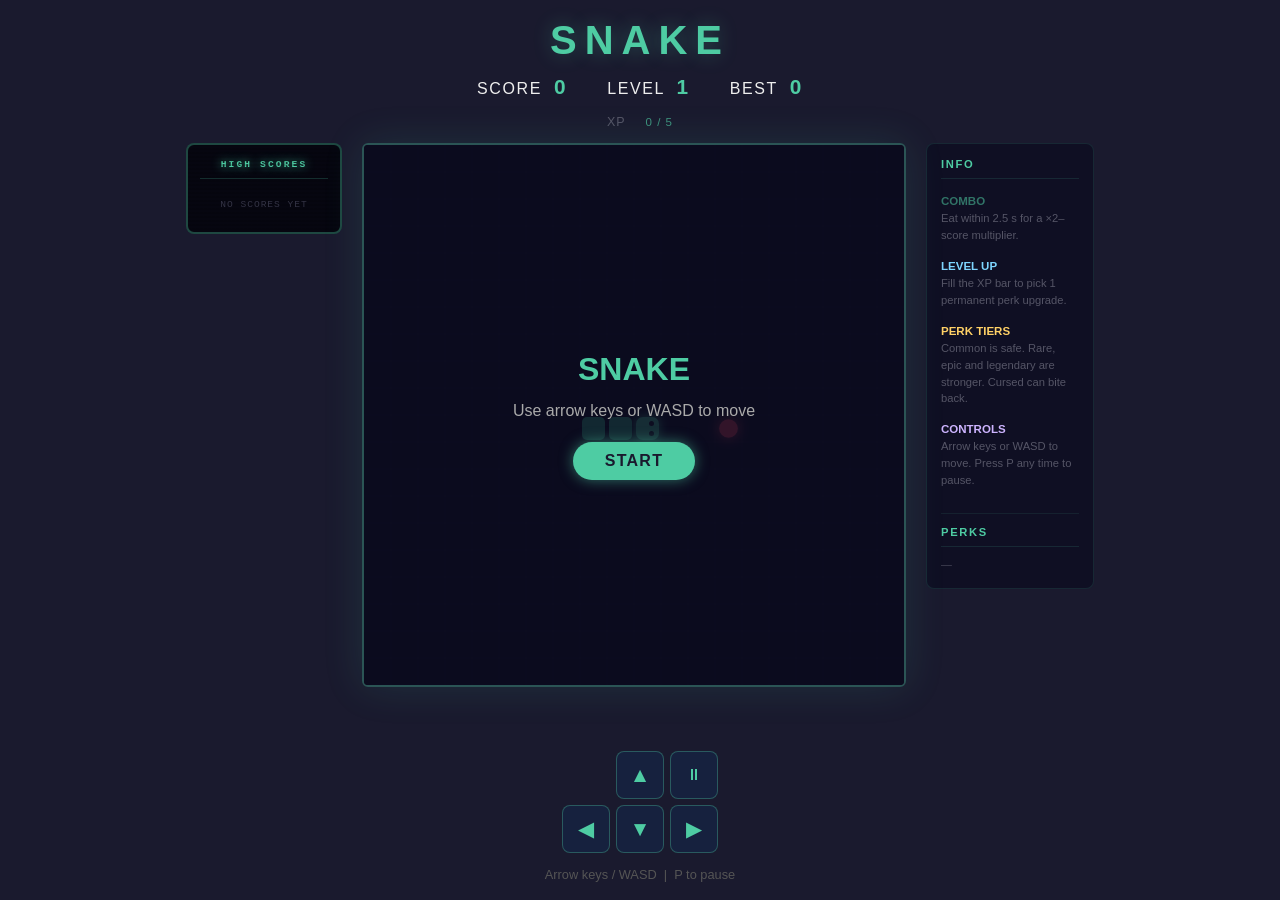
<file: index.html>
<!DOCTYPE html>
<html lang="en">
<head>
  <meta charset="UTF-8" />
  <meta name="viewport" content="width=device-width, initial-scale=1.0" />
  <title>Snake</title>
  <link rel="stylesheet" href="./snake.css" />
</head>
<body>

<h1>SNAKE</h1>

<div id="scoreboard">
  <div>SCORE &nbsp;<span id="score">0</span></div>
  <div>LEVEL &nbsp;<span id="level-el">1</span></div>
  <div>BEST &nbsp;<span id="best">0</span></div>
</div>

<div id="xp-bar-row">
  <span>XP</span>
  <div id="xp-track"><div id="xp-fill"></div></div>
  <span id="xp-nums">0 / 5</span>
</div>

<button id="mobile-info-btn" aria-label="Open info menu">&#9776;</button>

<div id="game-area">

<div id="canvas-wrapper">
  <canvas id="c"></canvas>

  <div id="overlay">
    <h2 id="overlay-title">SNAKE</h2>
    <p id="overlay-msg">Use arrow keys or WASD to move</p>
    <button id="start-btn">START</button>
  </div>

  <div id="name-entry-overlay" style="display:none">
    <div class="ne-title">HIGH SCORE!</div>
    <div id="ne-rank-line">RANK #<span id="ne-rank">1</span></div>
    <p id="ne-instructions">ENTER YOUR INITIALS</p>
    <div class="name-input-row">
      <input class="name-char" id="nc0" maxlength="1" autocomplete="off" spellcheck="false" />
      <input class="name-char" id="nc1" maxlength="1" autocomplete="off" spellcheck="false" />
      <input class="name-char" id="nc2" maxlength="1" autocomplete="off" spellcheck="false" />
    </div>
    <button id="name-confirm-btn">OK</button>
  </div>
</div>

<div id="info-drawer">
  <button id="info-drawer-close" aria-label="Close menu">&#10005;</button>

  <aside id="hiscore-panel">
    <h3>HIGH SCORES</h3>
    <div id="hs-list"></div>
  </aside>

  <aside id="pu-legend">
    <h3>Info</h3>

    <div class="pu-entry">
      <strong style="color:#4ecca388; font-size:0.72rem;">COMBO</strong><br>
      Eat within 2.5&nbsp;s for a &#215;2&ndash; score multiplier.
    </div>

    <div class="pu-entry">
      <strong style="color:#7ed6ff; font-size:0.72rem;">LEVEL UP</strong><br>
      Fill the XP bar to pick 1 permanent perk upgrade.
    </div>

    <div class="pu-entry">
      <strong style="color:#ffd166; font-size:0.72rem;">PERK TIERS</strong><br>
      Common is safe. Rare, epic and legendary are stronger. Cursed can bite back.
    </div>

    <div class="pu-entry">
      <strong style="color:#cdb4ff; font-size:0.72rem;">CONTROLS</strong><br>
      Arrow keys or WASD to move. Press P any time to pause.
    </div>

    <div id="perk-summary" style="margin-top:10px; border-top:1px solid #4ecca318; padding-top:12px;">
      <h3>Perks</h3>
      <div id="active-perks" style="color:#445;">—</div>
    </div>
  </aside>
</div>

</div>

<div id="effects-bar"></div>

<div id="controls">
  <button class="ctrl-btn" id="btn-pause" aria-label="Pause / resume" title="Pause / resume">&#x23F8;</button>
  <button class="ctrl-btn" id="btn-up">&#9650;</button>
  <button class="ctrl-btn" id="btn-left">&#9664;</button>
  <button class="ctrl-btn" id="btn-down">&#9660;</button>
  <button class="ctrl-btn" id="btn-right">&#9654;</button>
</div>

<p id="hint">Arrow keys / WASD &nbsp;|&nbsp; P to pause</p>

<div id="dev-overlay" style="display:none">
  <div id="dev-modal">
    <h2>DEV — PICK A PERK</h2>
    <input id="dev-search" type="text" placeholder="Search…" autocomplete="off" />
    <div id="dev-perk-list"></div>
    <button id="dev-close">CLOSE</button>
  </div>
</div>

<div id="levelup-overlay" style="display:none">
  <div id="levelup-modal">
    <h2>LEVEL <span id="lu-level">2</span>!</h2>
    <p>You gained a level — choose a permanent upgrade</p>
    <div id="perk-cards"></div>
    <p class="lu-hint">Press 1 · 2 · 3 or click a card</p>
  </div>
</div>

<script src="./perks.js"></script>
<script src="./snake-api.js"></script>
<script src="./snake-logic.js"></script>
<script src="./snake.js"></script>
<script async src="https://vibej.am/2026/widget.js"></script>
</body>
</html>
</file>
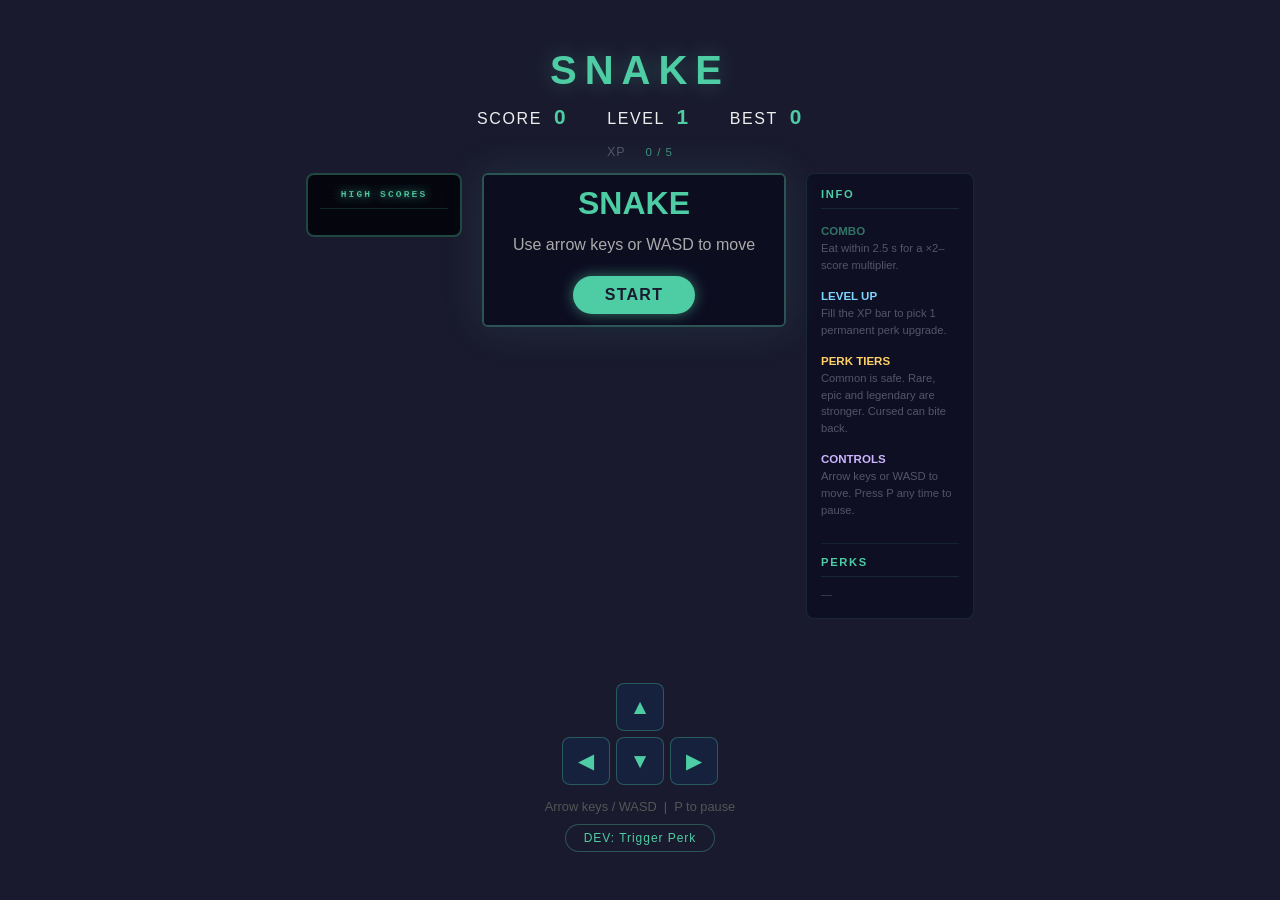
<file: snake.html>
<!DOCTYPE html>
<html lang="en">
<head>
  <meta charset="UTF-8" />
  <meta name="viewport" content="width=device-width, initial-scale=1.0" />
  <title>Snake</title>
  <link rel="stylesheet" href="./snake.css" />
</head>
<body>

<h1>SNAKE</h1>

<div id="scoreboard">
  <div>SCORE &nbsp;<span id="score">0</span></div>
  <div>LEVEL &nbsp;<span id="level-el">1</span></div>
  <div>BEST &nbsp;<span id="best">0</span></div>
</div>

<div id="xp-bar-row">
  <span>XP</span>
  <div id="xp-track"><div id="xp-fill"></div></div>
  <span id="xp-nums">0 / 5</span>
</div>

<div id="game-area">

<aside id="hiscore-panel">
  <h3>HIGH SCORES</h3>
  <div id="hs-list"></div>
</aside>

<div id="canvas-wrapper">
  <canvas id="c"></canvas>

  <div id="overlay">
    <h2 id="overlay-title">SNAKE</h2>
    <p id="overlay-msg">Use arrow keys or WASD to move</p>
    <button id="start-btn">START</button>
  </div>

  <div id="name-entry-overlay" style="display:none">
    <div class="ne-title">HIGH SCORE!</div>
    <div id="ne-rank-line">RANK #<span id="ne-rank">1</span></div>
    <p id="ne-instructions">ENTER YOUR INITIALS</p>
    <div class="name-input-row">
      <input class="name-char" id="nc0" maxlength="1" autocomplete="off" spellcheck="false" />
      <input class="name-char" id="nc1" maxlength="1" autocomplete="off" spellcheck="false" />
      <input class="name-char" id="nc2" maxlength="1" autocomplete="off" spellcheck="false" />
    </div>
    <button id="name-confirm-btn">OK</button>
  </div>
</div>

<aside id="pu-legend">
  <h3>Info</h3>

  <div class="pu-entry">
    <strong style="color:#4ecca388; font-size:0.72rem;">COMBO</strong><br>
    Eat within 2.5&nbsp;s for a &#215;2&ndash; score multiplier.
  </div>

  <div class="pu-entry">
    <strong style="color:#7ed6ff; font-size:0.72rem;">LEVEL UP</strong><br>
    Fill the XP bar to pick 1 permanent perk upgrade.
  </div>

  <div class="pu-entry">
    <strong style="color:#ffd166; font-size:0.72rem;">PERK TIERS</strong><br>
    Common is safe. Rare, epic and legendary are stronger. Cursed can bite back.
  </div>

  <div class="pu-entry">
    <strong style="color:#cdb4ff; font-size:0.72rem;">CONTROLS</strong><br>
    Arrow keys or WASD to move. Press P any time to pause.
  </div>

  <div id="perk-summary" style="margin-top:10px; border-top:1px solid #4ecca318; padding-top:12px;">
    <h3>Perks</h3>
    <div id="active-perks" style="color:#445;">—</div>
  </div>
</aside>

</div>

<div id="effects-bar"></div>

<div id="controls">
  <button class="ctrl-btn" id="btn-up">&#9650;</button>
  <button class="ctrl-btn" id="btn-left">&#9664;</button>
  <button class="ctrl-btn" id="btn-down">&#9660;</button>
  <button class="ctrl-btn" id="btn-right">&#9654;</button>
</div>

<p id="hint">Arrow keys / WASD &nbsp;|&nbsp; P to pause</p>

<button id="dev-perk-btn" style="margin-top:10px;padding:6px 18px;background:#1a1a2e;border:1px solid #4ecca355;border-radius:20px;color:#4ecca3;font-size:0.75rem;cursor:pointer;letter-spacing:0.08em;">DEV: Trigger Perk</button>

<div id="dev-overlay" style="display:none">
  <div id="dev-modal">
    <h2>DEV — PICK A PERK</h2>
    <input id="dev-search" type="text" placeholder="Search…" autocomplete="off" />
    <div id="dev-perk-list"></div>
    <button id="dev-close">CLOSE</button>
  </div>
</div>

<div id="levelup-overlay" style="display:none">
  <div id="levelup-modal">
    <h2>LEVEL <span id="lu-level">2</span>!</h2>
    <p>You gained a level — choose a permanent upgrade</p>
    <div id="perk-cards"></div>
    <p class="lu-hint">Press 1 · 2 · 3 or click a card</p>
  </div>
</div>

<script src="./perks.js"></script>
<script src="./snake-logic.js"></script>
<script src="./snake.js"></script>
</body>
</html>
</file>
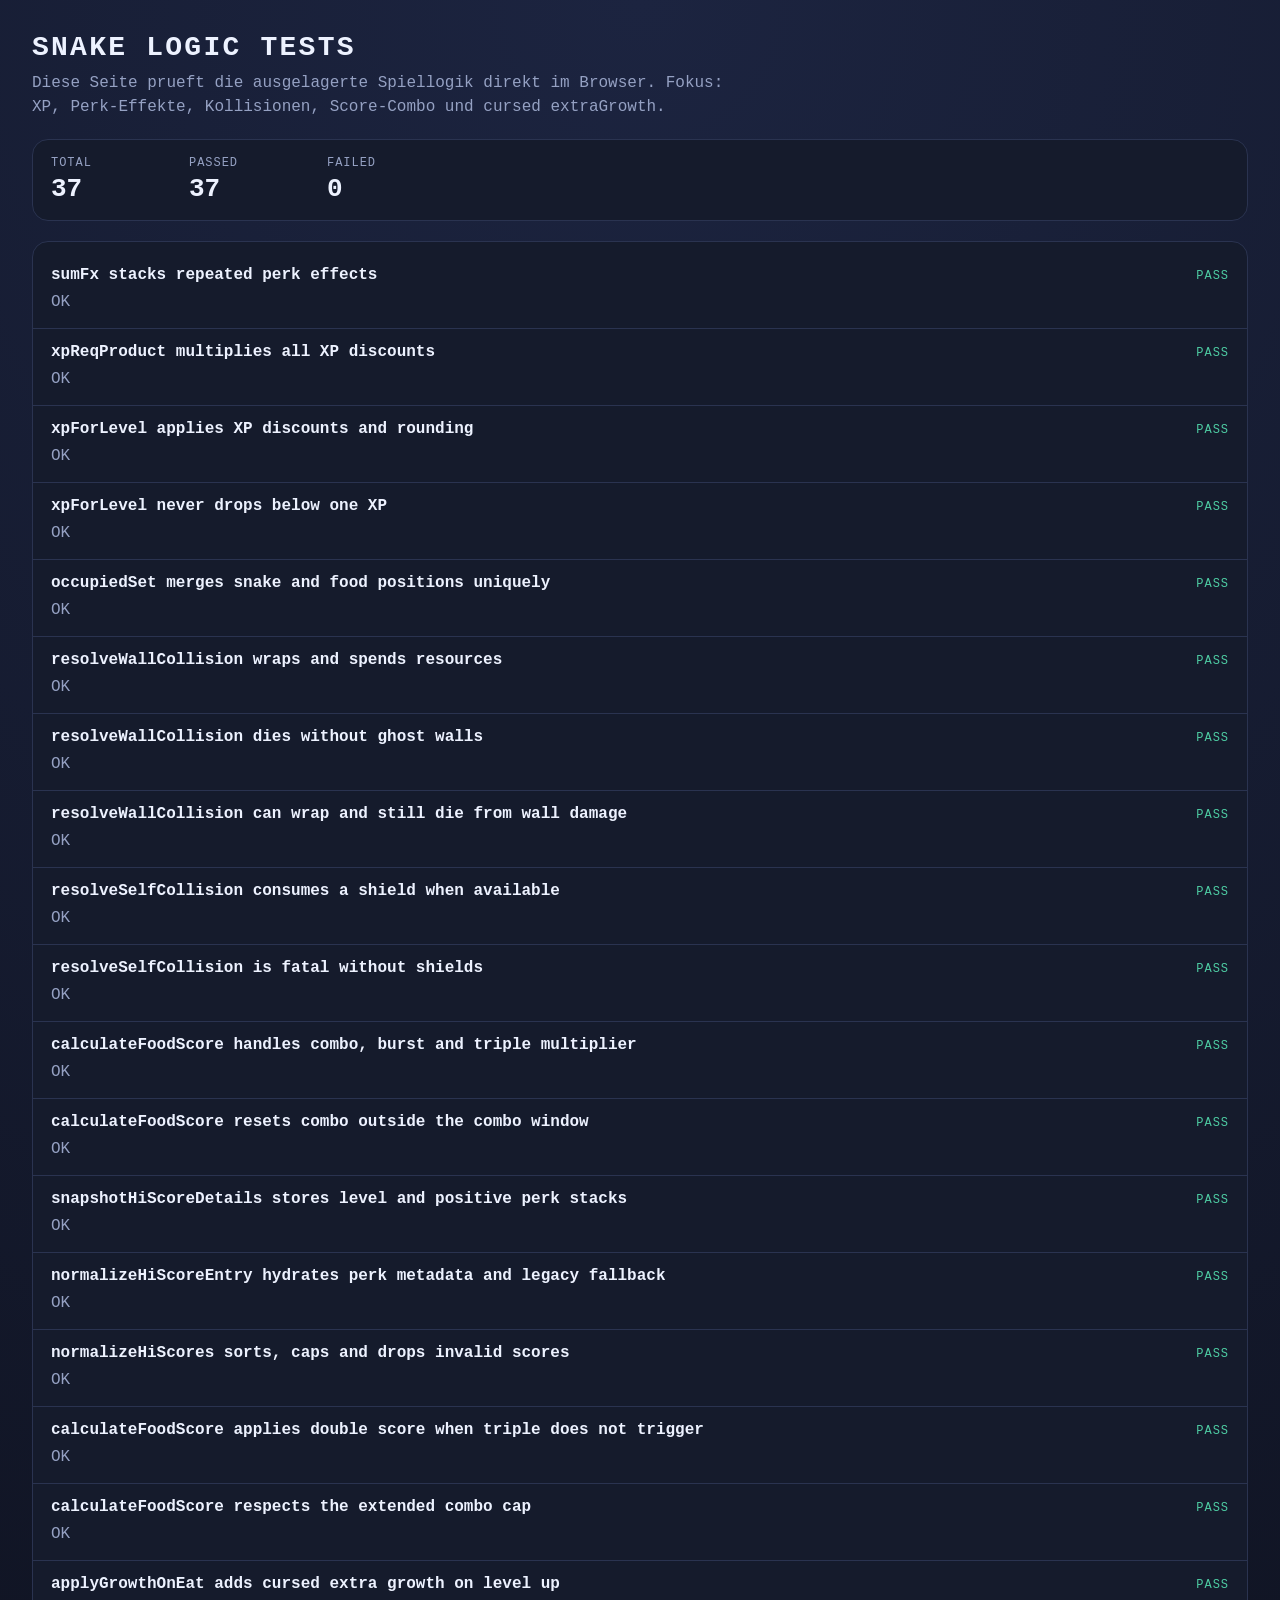
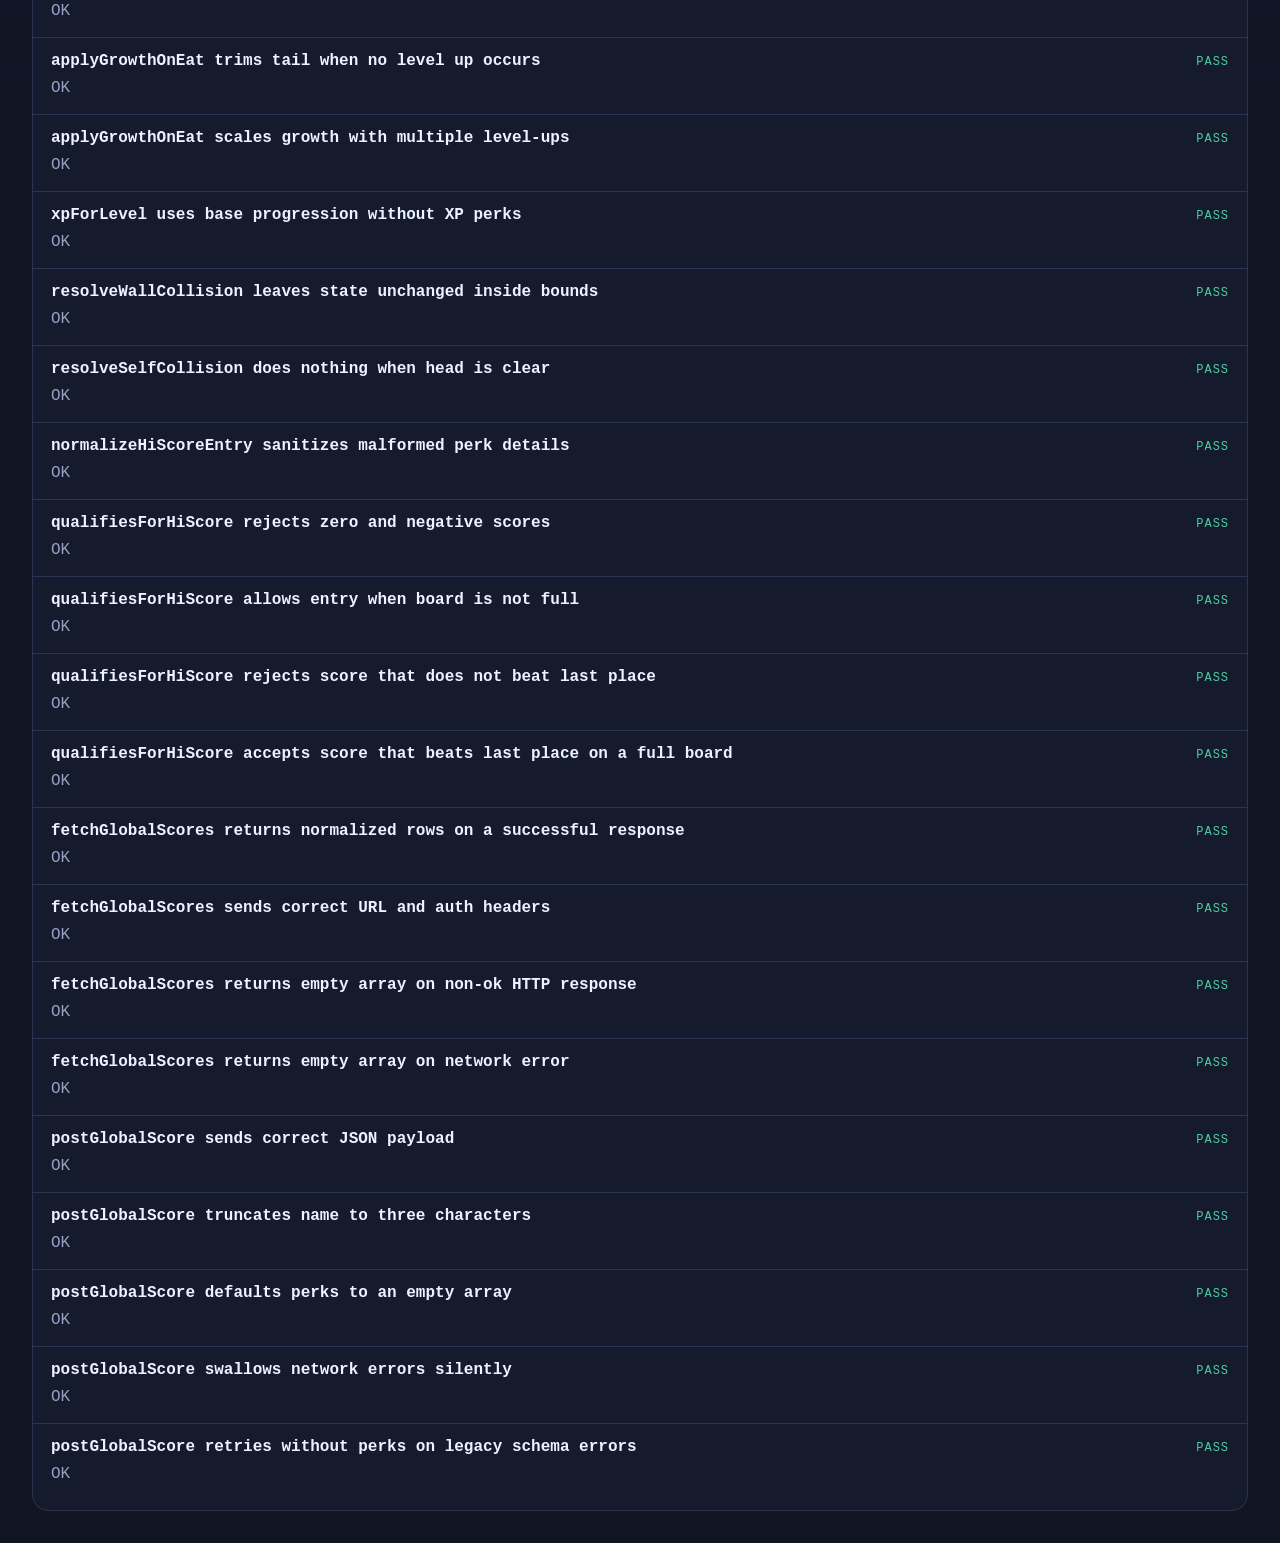
<file: snake.tests.html>
<!DOCTYPE html>
<html lang="en">
<head>
  <meta charset="UTF-8" />
  <meta name="viewport" content="width=device-width, initial-scale=1.0" />
  <title>Snake Logic Tests</title>
  <style>
    :root {
      color-scheme: dark;
      --bg: #101423;
      --panel: #171d30;
      --muted: #95a1c3;
      --text: #edf2ff;
      --pass: #4ecca3;
      --fail: #ff6b6b;
      --border: #2a3350;
    }

    * { box-sizing: border-box; }
    body {
      margin: 0;
      padding: 32px;
      font-family: Consolas, "Courier New", monospace;
      background: radial-gradient(circle at top, #1c2440 0%, var(--bg) 58%);
      color: var(--text);
    }

    h1 {
      margin: 0 0 8px;
      font-size: 28px;
      letter-spacing: 0.08em;
      text-transform: uppercase;
    }

    p {
      margin: 0 0 20px;
      color: var(--muted);
      max-width: 720px;
      line-height: 1.5;
    }

    #summary,
    #results {
      background: color-mix(in srgb, var(--panel) 92%, black 8%);
      border: 1px solid var(--border);
      border-radius: 16px;
    }

    #summary {
      display: flex;
      gap: 18px;
      flex-wrap: wrap;
      padding: 16px 18px;
      margin-bottom: 20px;
    }

    .stat {
      min-width: 120px;
    }

    .stat-label {
      display: block;
      color: var(--muted);
      font-size: 12px;
      text-transform: uppercase;
      letter-spacing: 0.08em;
      margin-bottom: 4px;
    }

    .stat-value {
      font-size: 26px;
      font-weight: 700;
    }

    #results {
      padding: 10px 0;
      overflow: hidden;
    }

    .test-row {
      padding: 14px 18px;
      border-top: 1px solid var(--border);
    }

    .test-row:first-child {
      border-top: 0;
    }

    .test-head {
      display: flex;
      justify-content: space-between;
      gap: 12px;
      align-items: baseline;
      margin-bottom: 6px;
    }

    .test-name {
      font-weight: 700;
    }

    .test-status {
      font-size: 12px;
      text-transform: uppercase;
      letter-spacing: 0.08em;
    }

    .pass .test-status {
      color: var(--pass);
    }

    .fail .test-status {
      color: var(--fail);
    }

    .test-message {
      color: var(--muted);
      white-space: pre-wrap;
      line-height: 1.5;
    }
  </style>
</head>
<body>
  <h1>Snake Logic Tests</h1>
  <p>Diese Seite prueft die ausgelagerte Spiellogik direkt im Browser. Fokus: XP, Perk-Effekte, Kollisionen, Score-Combo und cursed extraGrowth.</p>

  <section id="summary">
    <div class="stat">
      <span class="stat-label">Total</span>
      <span class="stat-value" id="total-count">0</span>
    </div>
    <div class="stat">
      <span class="stat-label">Passed</span>
      <span class="stat-value" id="pass-count">0</span>
    </div>
    <div class="stat">
      <span class="stat-label">Failed</span>
      <span class="stat-value" id="fail-count">0</span>
    </div>
  </section>

  <section id="results"></section>

  <script src="./perks.js"></script>
  <script src="./snake-api.js"></script>
  <script src="./snake-logic.js"></script>
  <script src="./snake.tests.js"></script>
</body>
</html>
</file>
<file: snake.css>
* { box-sizing: border-box; margin: 0; padding: 0; }

body {
  background: #1a1a2e;
  display: flex;
  flex-direction: column;
  align-items: center;
  justify-content: center;
  min-height: 100vh;
  font-family: 'Segoe UI', sans-serif;
  color: #eee;
  user-select: none;
}

h1 {
  font-size: 2.5rem;
  letter-spacing: 0.2em;
  margin-bottom: 12px;
  color: #4ecca3;
  text-shadow: 0 0 20px #4ecca355;
}

#scoreboard {
  display: flex;
  gap: 40px;
  margin-bottom: 16px;
  font-size: 1rem;
  letter-spacing: 0.1em;
}

#scoreboard span { color: #4ecca3; font-weight: bold; font-size: 1.3rem; }

#game-area {
  display: flex;
  align-items: flex-start;
  gap: 20px;
}

/* info-drawer is transparent on desktop: its children become flex items of #game-area */
#info-drawer {
  display: contents;
}

#canvas-wrapper { order: 2; }
#hiscore-panel  { order: 1; }
#pu-legend      { order: 3; }

#info-drawer-close { display: none; }

#mobile-info-btn { display: none; }

#canvas-wrapper {
  position: relative;
  border: 2px solid #4ecca355;
  border-radius: 6px;
  box-shadow: 0 0 40px #4ecca322;
}

#pu-legend {
  width: 168px;
  background: #0f0f23;
  border: 1px solid #4ecca322;
  border-radius: 8px;
  padding: 14px 14px;
  display: flex;
  flex-direction: column;
  gap: 14px;
  overflow-y: auto;
  scrollbar-width: thin;
  scrollbar-color: #4ecca344 transparent;
}

#pu-legend::-webkit-scrollbar { width: 4px; }
#pu-legend::-webkit-scrollbar-track { background: transparent; }
#pu-legend::-webkit-scrollbar-thumb { background: #4ecca344; border-radius: 2px; }
#pu-legend::-webkit-scrollbar-thumb:hover { background: #4ecca388; }

#pu-legend h3 {
  font-size: 0.7rem;
  letter-spacing: 0.15em;
  color: #4ecca3;
  text-transform: uppercase;
  border-bottom: 1px solid #4ecca322;
  padding-bottom: 8px;
  margin-bottom: 0;
}

.pu-entry {
  font-size: 0.7rem;
  color: #556;
  line-height: 1.5;
}

canvas { display: block; border-radius: 4px; }

#overlay {
  position: absolute;
  inset: 0;
  display: flex;
  flex-direction: column;
  align-items: center;
  justify-content: center;
  background: rgba(10, 10, 30, 0.82);
  border-radius: 4px;
  gap: 14px;
}

#overlay h2 { font-size: 2rem; color: #4ecca3; }
#overlay p  { font-size: 1rem; color: #aaa; }

#overlay button {
  margin-top: 8px;
  padding: 10px 32px;
  font-size: 1rem;
  background: #4ecca3;
  color: #1a1a2e;
  border: none;
  border-radius: 30px;
  cursor: pointer;
  font-weight: bold;
  letter-spacing: 0.08em;
  transition: transform 0.1s, box-shadow 0.1s;
  box-shadow: 0 0 14px #4ecca388;
}

#overlay button:hover { transform: scale(1.06); box-shadow: 0 0 22px #4ecca3cc; }

#controls {
  margin-top: 18px;
  display: grid;
  grid-template-columns: repeat(3, 48px);
  grid-template-rows: repeat(2, 48px);
  gap: 6px;
}

.ctrl-btn {
  width: 48px;
  height: 48px;
  background: #16213e;
  border: 1px solid #4ecca355;
  border-radius: 8px;
  color: #4ecca3;
  font-size: 1.3rem;
  cursor: pointer;
  display: flex;
  align-items: center;
  justify-content: center;
  transition: background 0.1s;
}

.ctrl-btn:active { background: #4ecca322; }
#btn-up    { grid-column: 2; grid-row: 1; }
#btn-left  { grid-column: 1; grid-row: 2; }
#btn-down  { grid-column: 2; grid-row: 2; }
#btn-right { grid-column: 3; grid-row: 2; }
#btn-pause { grid-column: 3; grid-row: 1; font-size: 1rem; }

#hint { margin-top: 14px; font-size: 0.8rem; color: #555; }

#effects-bar {
  display: flex;
  gap: 10px;
  margin-top: 10px;
  height: 36px;
  align-items: center;
  justify-content: center;
}
.effect-badge {
  position: relative;
  padding: 4px 14px 4px 14px;
  border-radius: 20px;
  font-size: 0.75rem;
  font-weight: bold;
  letter-spacing: 0.06em;
  overflow: hidden;
  animation: badgePop 0.2s ease;
  min-width: 110px;
  text-align: center;
}
.badge-speed { background: #003a5e; border: 1px solid #00bfff88; color: #00bfff; }
.badge-ghost { background: #2a0050; border: 1px solid #bf7fff88; color: #bf7fff; }
.badge-combo { background: #3a2000; border: 1px solid #ffd70088; color: #ffd700; }
.badge-label { position: relative; z-index: 1; display: block; margin-bottom: 3px; }
.badge-bar-track {
  position: relative;
  z-index: 1;
  height: 3px;
  border-radius: 2px;
  background: rgba(255,255,255,0.12);
  overflow: hidden;
}
.badge-bar-fill {
  height: 100%;
  border-radius: 2px;
  transition: width 0.12s linear;
}
.badge-speed .badge-bar-fill { background: #00bfff; box-shadow: 0 0 6px #00bfffaa; }
.badge-ghost .badge-bar-fill { background: #bf7fff; box-shadow: 0 0 6px #bf7fffaa; }
.badge-combo .badge-bar-fill { background: #ffd700; box-shadow: 0 0 6px #ffd700aa; }
@keyframes badgePop {
  from { transform: scale(0.6); opacity: 0; }
  to   { transform: scale(1);   opacity: 1; }
}

#xp-bar-row {
  display: flex;
  align-items: center;
  gap: 10px;
  margin-bottom: 14px;
  font-size: 0.78rem;
  color: #556;
  letter-spacing: 0.08em;
}
#xp-track {
  flex: 1;
  max-width: 220px;
  height: 7px;
  background: #1e1e3a;
  border-radius: 4px;
  overflow: hidden;
}
#xp-fill {
  height: 100%;
  background: linear-gradient(90deg, #4ecca3, #38b28a);
  border-radius: 4px;
  width: 0%;
  transition: width 0.25s ease;
  box-shadow: 0 0 8px #4ecca388;
}
#xp-nums { color: #4ecca3aa; font-size: 0.72rem; }

.badge-resilience {
  background: #0f2a1a;
  border: 1px solid #66ff8888;
  color: #66ff88;
  padding: 4px 14px;
  border-radius: 20px;
  font-size: 0.75rem;
  font-weight: bold;
}

#levelup-overlay {
  position: fixed;
  inset: 0;
  background: rgba(10, 10, 30, 0.92);
  display: flex;
  align-items: center;
  justify-content: center;
  z-index: 100;
  backdrop-filter: blur(4px);
}
#levelup-modal {
  background: #12122a;
  border: 1px solid #4ecca355;
  border-radius: 14px;
  padding: 36px 32px 28px;
  text-align: center;
  max-width: 640px;
  width: 95vw;
  box-shadow: 0 0 60px #4ecca322;
}
#levelup-modal h2 {
  font-size: 2rem;
  color: #4ecca3;
  letter-spacing: 0.2em;
  text-shadow: 0 0 24px #4ecca355;
  margin-bottom: 6px;
}
#levelup-modal > p { color: #778; font-size: 0.9rem; margin-bottom: 4px; }
#perk-cards {
  display: flex;
  gap: 14px;
  margin: 20px 0 16px;
  justify-content: center;
  flex-wrap: wrap;
}
.perk-card {
  flex: 1;
  min-width: 140px;
  max-width: 172px;
  background: #0e0e22;
  border: 2px solid #2a2a4a;
  border-radius: 12px;
  padding: 18px 12px 16px;
  cursor: pointer;
  transition: border-color 0.15s, transform 0.15s, box-shadow 0.15s;
  text-align: center;
}
.perk-card:hover {
  border-color: var(--perk-color);
  transform: translateY(-6px);
  box-shadow: 0 10px 28px var(--perk-shadow);
}
.perk-shortcut {
  display: inline-block;
  font-size: 0.65rem;
  background: #1e1e38;
  color: #556;
  padding: 2px 7px;
  border-radius: 4px;
  margin-bottom: 10px;
  letter-spacing: 0.1em;
}
.perk-icon { font-size: 2.2rem; margin-bottom: 10px; line-height: 1; }
.perk-name {
  font-size: 0.82rem;
  font-weight: bold;
  letter-spacing: 0.1em;
  color: var(--perk-color);
  margin-bottom: 5px;
  text-shadow: 0 0 10px var(--perk-shadow);
}
.perk-rank { font-size: 0.66rem; color: #445; margin-bottom: 8px; min-height: 14px; }
.perk-desc { font-size: 0.73rem; color: #99a; line-height: 1.55; }
.lu-hint { font-size: 0.72rem; color: #445; letter-spacing: 0.08em; margin-top: 4px; }

.perk-tier {
  display: inline-block;
  font-size: 0.6rem;
  font-weight: bold;
  letter-spacing: 0.14em;
  padding: 2px 8px;
  border-radius: 20px;
  margin-bottom: 8px;
}
.tier-common  { background: #1e1e1e; border: 1px solid #666; color: #aaa; }
.tier-rare    { background: #0d1a33; border: 1px solid #1a6fcc; color: #4d9fff; }
.tier-epic    { background: #1a0033; border: 1px solid #8800bb; color: #cc44ff;
                box-shadow: 0 0 8px #cc44ff44; }
.tier-cursed    { background: #200010; border: 1px solid #cc0033; color: #ff4466;
                  box-shadow: 0 0 10px #ff446655; text-shadow: 0 0 8px #ff446688; }
.tier-legendary { background: #1a1400; border: 1px solid #ffd700; color: #ffe566;
                  box-shadow: 0 0 14px #ffd70077; text-shadow: 0 0 10px #ffd700aa;
                  animation: legendaryPulse 1.8s ease-in-out infinite; }
@keyframes legendaryPulse {
  0%, 100% { box-shadow: 0 0 10px #ffd70055; }
  50%      { box-shadow: 0 0 22px #ffd700cc, 0 0 40px #ffd70033; }
}

#perk-summary h3 {
  font-size: 0.7rem;
  letter-spacing: 0.15em;
  color: #4ecca3;
  text-transform: uppercase;
  border-bottom: 1px solid #4ecca322;
  padding-bottom: 8px;
  margin-bottom: 8px;
}
#active-perks { font-size: 0.68rem; line-height: 1.8; }
.ap-common  { color: #999; }
.ap-rare    { color: #4d9fff; }
.ap-epic    { color: #cc44ff; }
.ap-cursed  { color: #ff4466; text-shadow: 0 0 6px #ff446666; }
.ap-legendary  { color: #ffe566; text-shadow: 0 0 8px #ffd700aa; font-weight: bold; }

#dev-overlay {
  position: fixed;
  inset: 0;
  background: rgba(10,10,30,0.94);
  display: flex;
  align-items: center;
  justify-content: center;
  z-index: 200;
  backdrop-filter: blur(4px);
}
#dev-modal {
  background: #12122a;
  border: 1px solid #4ecca355;
  border-radius: 14px;
  padding: 22px 24px 20px;
  width: min(96vw, 900px);
  max-height: 85vh;
  display: flex;
  flex-direction: column;
  gap: 12px;
  box-shadow: 0 0 60px #4ecca322;
}
#dev-modal h2 { font-size: 1rem; color: #4ecca3; letter-spacing: 0.2em; margin: 0; }
#dev-search {
  background: #0e0e22;
  border: 1px solid #4ecca344;
  border-radius: 8px;
  padding: 6px 12px;
  color: #eee;
  font-size: 0.8rem;
  outline: none;
  width: 100%;
}
#dev-perk-list {
  overflow-y: auto;
  display: flex;
  flex-direction: column;
  gap: 4px;
}
.dev-perk-row {
  display: flex;
  align-items: center;
  gap: 10px;
  padding: 6px 10px;
  border-radius: 8px;
  cursor: pointer;
  transition: background 0.1s;
  font-size: 0.78rem;
}
.dev-perk-row:hover { background: #1e1e3a; }
.dev-perk-row .dp-icon { font-size: 1.1rem; width: 22px; text-align: center; }
.dev-perk-row .dp-tier { font-size: 0.6rem; font-weight: bold; letter-spacing: 0.12em;
  padding: 1px 6px; border-radius: 10px; flex-shrink: 0; }
.dev-perk-row .dp-name { flex: 1; color: #dde; font-weight: bold; }
.dev-perk-row .dp-desc { color: #667; font-size: 0.72rem; }
.dev-perk-row .dp-count { color: #445; font-size: 0.68rem; min-width: 32px; text-align: right; }
#dev-close {
  align-self: flex-end;
  background: none;
  border: 1px solid #4ecca344;
  border-radius: 6px;
  color: #4ecca3;
  padding: 4px 16px;
  cursor: pointer;
  font-size: 0.75rem;
}

#hiscore-panel {
  width: 156px;
  background: #060610;
  border: 2px solid #4ecca355;
  border-radius: 8px;
  padding: 14px 12px;
  font-family: 'Courier New', monospace;
  position: relative;
  overflow: visible;
  flex-shrink: 0;
}

#hiscore-panel::after {
  content: '';
  position: absolute;
  inset: 0;
  background: repeating-linear-gradient(
    0deg, transparent, transparent 2px,
    rgba(0,0,0,0.14) 2px, rgba(0,0,0,0.14) 4px
  );
  pointer-events: none;
  border-radius: 6px;
}

#hiscore-panel h3 {
  font-size: 0.6rem;
  letter-spacing: 0.22em;
  color: #4ecca3;
  text-transform: uppercase;
  text-align: center;
  margin-bottom: 12px;
  border-bottom: 1px solid #4ecca333;
  padding-bottom: 8px;
  text-shadow: 0 0 10px #4ecca3;
}

#hs-list {
  position: relative;
  z-index: 1;
}

.hs-row {
  display: flex;
  align-items: center;
  gap: 4px;
  font-size: 0.64rem;
  letter-spacing: 0.1em;
  padding: 3px 0;
  color: #4ecca377;
  font-family: 'Courier New', monospace;
  position: relative;
  outline: none;
}

.hs-row.hs-first  { color: #ffd700; text-shadow: 0 0 8px #ffd70099; }
.hs-row.hs-second { color: #c0c0c0; text-shadow: 0 0 6px #c0c0c066; }
.hs-row.hs-third  { color: #cd7f32; text-shadow: 0 0 6px #cd7f3266; }
.hs-row.hs-new {
  color: #ff6b35 !important;
  text-shadow: 0 0 8px #ff6b3599 !important;
  animation: hsNewBlink 0.7s ease-in-out infinite alternate;
}

@keyframes hsNewBlink {
  from { opacity: 1; }
  to   { opacity: 0.4; }
}

.hs-rank  { width: 18px; font-size: 0.56rem; color: #446; }
.hs-name  { flex: 1; padding: 0 5px; letter-spacing: 0.2em; }
.hs-score { text-align: right; font-size: 0.62rem; }
.hs-detail {
  position: relative;
  display: inline-flex;
  align-items: center;
}

.hs-detail-pill {
  width: 14px;
  height: 14px;
  display: inline-flex;
  align-items: center;
  justify-content: center;
  border: 1px solid currentColor;
  border-radius: 999px;
  font-size: 0.46rem;
  line-height: 1;
  opacity: 0.85;
}

.hs-tooltip {
  position: absolute;
  top: calc(100% + 7px);
  right: -6px;
  width: 210px;
  padding: 10px 11px;
  border: 1px solid #4ecca344;
  border-radius: 8px;
  background: rgba(8, 10, 18, 0.97);
  color: #d8f8ee;
  box-shadow: 0 12px 28px rgba(0, 0, 0, 0.34);
  opacity: 0;
  transform: translateY(5px);
  pointer-events: none;
  transition: opacity 120ms ease, transform 120ms ease;
  z-index: 4;
}

.hs-tooltip::before {
  content: '';
  position: absolute;
  top: -6px;
  right: 12px;
  width: 10px;
  height: 10px;
  background: rgba(8, 10, 18, 0.97);
  border-left: 1px solid #4ecca344;
  border-top: 1px solid #4ecca344;
  transform: rotate(45deg);
}

.hs-row:hover,
.hs-row:focus-visible {
  z-index: 5;
}

.hs-row:hover .hs-tooltip,
.hs-row:focus-visible .hs-tooltip,
.hs-row:focus-within .hs-tooltip {
  opacity: 1;
  transform: translateY(0);
}

.hs-row:focus-visible {
  box-shadow: 0 0 0 1px #4ecca366;
  border-radius: 4px;
}

.hs-row:nth-last-child(-n + 3) .hs-tooltip {
  top: auto;
  bottom: calc(100% + 7px);
}

.hs-row:nth-last-child(-n + 3) .hs-tooltip::before {
  top: auto;
  bottom: -6px;
  transform: rotate(225deg);
}

.hs-tooltip-line {
  display: flex;
  align-items: baseline;
  justify-content: space-between;
  gap: 8px;
}

.hs-tooltip-label {
  color: #7d9d92;
  font-size: 0.5rem;
  letter-spacing: 0.16em;
}

.hs-tooltip-section {
  display: block;
  margin-top: 8px;
  margin-bottom: 5px;
}

.hs-tooltip-value {
  font-size: 0.78rem;
  color: #f2fffa;
}

.hs-tooltip-empty {
  color: #799188;
  font-size: 0.56rem;
  line-height: 1.4;
  margin-top: 6px;
}

.hs-tooltip-perks {
  display: flex;
  flex-direction: column;
  gap: 5px;
}

.hs-tooltip-perk {
  display: grid;
  grid-template-columns: 14px 1fr auto;
  gap: 6px;
  align-items: center;
  font-size: 0.58rem;
  line-height: 1.2;
}

.hs-tooltip-icon {
  text-align: center;
}

.hs-tooltip-name {
  min-width: 0;
}

.hs-tooltip-count {
  color: #8ea69c;
}

.hs-tooltip-tier-common { color: #85dabc; }
.hs-tooltip-tier-rare { color: #8ec4ff; }
.hs-tooltip-tier-epic { color: #e4a5ff; }
.hs-tooltip-tier-cursed { color: #ff90a4; }
.hs-tooltip-tier-legendary { color: #ffe680; }

#name-entry-overlay {
  position: absolute;
  inset: 0;
  display: flex;
  flex-direction: column;
  align-items: center;
  justify-content: center;
  background: rgba(6, 6, 20, 0.96);
  border-radius: 4px;
  gap: 12px;
  z-index: 20;
  font-family: 'Courier New', monospace;
}

#name-entry-overlay .ne-title {
  font-size: 1.4rem;
  color: #4ecca3;
  letter-spacing: 0.25em;
  text-shadow: 0 0 20px #4ecca388;
  animation: neTitlePulse 1s ease-in-out infinite alternate;
}

@keyframes neTitlePulse {
  from { text-shadow: 0 0 12px #4ecca3aa; }
  to   { text-shadow: 0 0 32px #4ecca3ff, 0 0 60px #4ecca344; }
}

#ne-rank-line {
  font-size: 0.72rem;
  color: #ffd700;
  letter-spacing: 0.16em;
  text-shadow: 0 0 8px #ffd70066;
}

#ne-instructions {
  font-size: 0.62rem;
  color: #556;
  letter-spacing: 0.12em;
}

.name-input-row { display: flex; gap: 10px; }

.name-char {
  width: 46px;
  height: 58px;
  background: #090918;
  border: 2px solid #4ecca355;
  border-radius: 6px;
  color: #4ecca3;
  font-family: 'Courier New', monospace;
  font-size: 2rem;
  font-weight: bold;
  text-align: center;
  text-transform: uppercase;
  outline: none;
  caret-color: transparent;
  text-shadow: 0 0 10px #4ecca3;
  box-shadow: inset 0 0 8px #4ecca311;
}

.name-char:focus {
  border-color: #4ecca3cc;
  box-shadow: 0 0 14px #4ecca355, inset 0 0 8px #4ecca311;
}

#name-confirm-btn {
  margin-top: 4px;
  padding: 9px 30px;
  font-size: 0.9rem;
  background: #4ecca3;
  color: #1a1a2e;
  border: none;
  border-radius: 30px;
  cursor: pointer;
  font-weight: bold;
  letter-spacing: 0.12em;
  font-family: 'Segoe UI', sans-serif;
  box-shadow: 0 0 16px #4ecca388;
  transition: transform 0.1s, box-shadow 0.1s;
}

#name-confirm-btn:hover { transform: scale(1.06); box-shadow: 0 0 24px #4ecca3cc; }

/* ── Mobile / Phone layout ─────────────────────────────────── */
@media (max-width: 700px) {

  h1 { font-size: 1.6rem; margin-bottom: 6px; }

  #scoreboard { gap: 16px; font-size: 0.85rem; margin-bottom: 8px; }
  #scoreboard span { font-size: 1.1rem; }

  #xp-bar-row { margin-bottom: 8px; }
  #xp-track { max-width: 140px; }

  /* Game area: single column, just the canvas */
  #game-area { flex-direction: column; align-items: center; gap: 0; }

  /* Canvas-wrapper fills available width */
  #canvas-wrapper { width: 100%; }

  /* Hide keyboard hint */
  #hint { display: none; }

  /* Mobile info button — fixed top-right */
  #mobile-info-btn {
    display: flex;
    align-items: center;
    justify-content: center;
    position: fixed;
    top: 10px;
    right: 10px;
    width: 38px;
    height: 38px;
    background: #16213e;
    border: 1px solid #4ecca355;
    border-radius: 50%;
    color: #4ecca3;
    font-size: 1.2rem;
    cursor: pointer;
    z-index: 55;
    box-shadow: 0 0 10px #4ecca322;
  }

  /* Info drawer — slides in from the right on mobile */
  #info-drawer {
    display: flex;
    flex-direction: column;
    position: fixed;
    inset: 0;
    background: rgba(10, 10, 30, 0.97);
    z-index: 60;
    overflow-y: auto;
    padding: 20px 16px;
    gap: 20px;
    transform: translateX(100%);
    visibility: hidden;
    pointer-events: none;
    transition: transform 0.25s ease, visibility 0s linear 0.25s;
    /* reset order */
    order: unset;
  }

  #info-drawer.open {
    transform: translateX(0);
    visibility: visible;
    pointer-events: auto;
    transition: transform 0.25s ease, visibility 0s linear 0s;
  }

  /* Close button inside drawer */
  #info-drawer-close {
    display: flex;
    align-self: flex-end;
    align-items: center;
    justify-content: center;
    width: 36px;
    height: 36px;
    background: none;
    border: 1px solid #4ecca344;
    border-radius: 50%;
    color: #4ecca3;
    font-size: 1rem;
    cursor: pointer;
    flex-shrink: 0;
  }

  /* Panels fill full width inside drawer */
  #hiscore-panel, #pu-legend {
    width: 100%;
    order: unset;
  }

  /* Reset canvas-wrapper order */
  #canvas-wrapper { order: unset; }

  /* Bring controls closer to the canvas */
  #effects-bar { margin-top: 4px; }
  #controls    { margin-top: 6px; }
}
</file>
